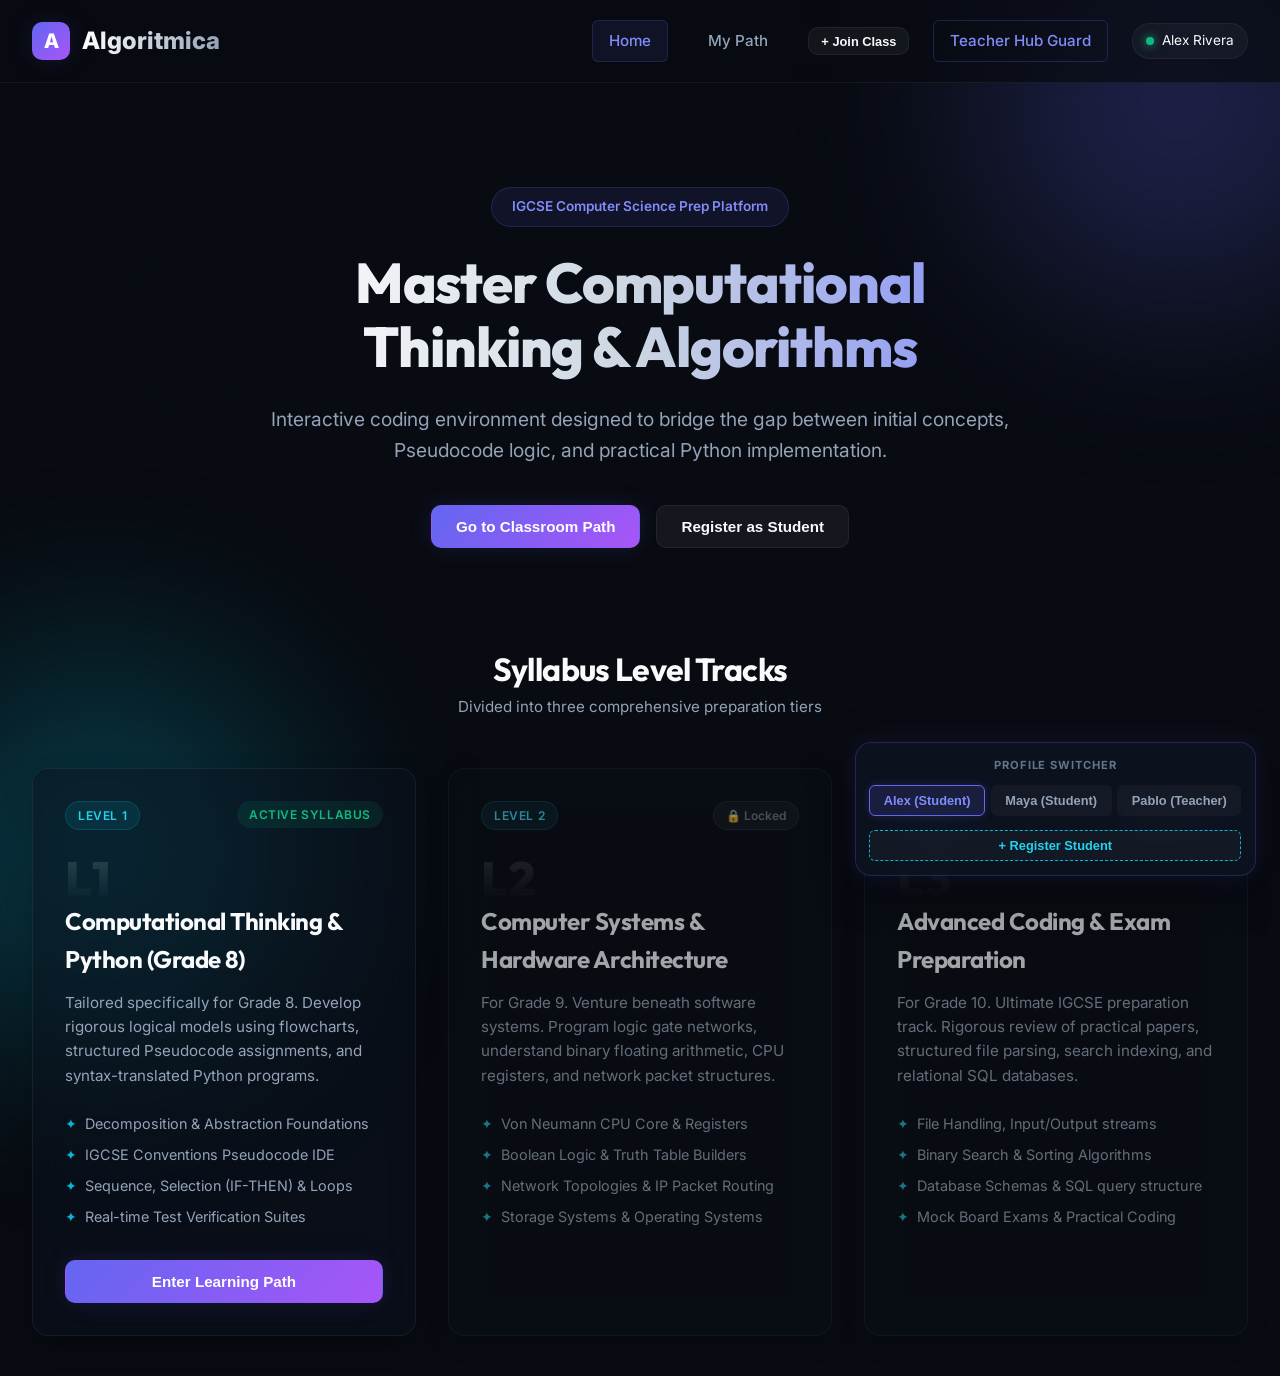
<file: index.html>
<!DOCTYPE html>
<html lang="en">
<head>
  <meta charset="UTF-8">
  <meta name="viewport" content="width=device-width, initial-scale=1.0">
  <title>Algoritmica | IGCSE Computer Science Preparation Hub</title>
  
  <!-- SEO Optimization Meta Tags -->
  <meta name="description" content="Prepare for your Computer Science IGCSE exams. Master decomposition, abstraction, formal pseudocode standards, and transition smoothly into python programming. Track progress via live teacher matrices.">
  <meta name="keywords" content="IGCSE, Computer Science, Algorithms, Computational Thinking, Pseudocode, Python, Grade 8, High School Coding">
  <meta name="author" content="Algoritmica Team">
  <link rel="icon" type="image/svg+xml" href="data:image/svg+xml,<svg xmlns=%22http://www.w3.org/2000/svg%22 viewBox=%220 0 100 100%22><rect width=%22100%22 height=%22100%22 rx=%2220%22 fill=%22url(%23g)%22/><linearGradient id=%22g%22 x1=%220%22 y1=%220%22 x2=%221%22 y2=%221%22><stop offset=%220%22 stop-color=%22%236366f1%22/><stop offset=%221%22 stop-color=%22%23a855f7%22/></linearGradient><text x=%2250%22 y=%2265%22 font-family=%22sans-serif%22 font-weight=%22800%22 font-size=%2250%22 fill=%22white%22 text-anchor=%22middle%22>A</text></svg>">

  <!-- Core Theme Stylesheet -->
  <link rel="stylesheet" href="style.css">
</head>
<body>

  <!-- Background Decorative Tech Grid SVG -->
  <div class="decorative-svg-wrapper">
    <svg width="250" height="250" viewBox="0 0 100 100" fill="none" xmlns="http://www.w3.org/2000/svg">
      <circle cx="50" cy="50" r="40" stroke="rgba(99, 102, 241, 0.15)" stroke-width="0.75" stroke-dasharray="3 3"/>
      <circle cx="50" cy="50" r="30" stroke="rgba(6, 182, 212, 0.12)" stroke-width="0.5"/>
      <path d="M50 0 V100" stroke="rgba(255, 255, 255, 0.05)" stroke-width="0.25"/>
      <path d="M0 50 H100" stroke="rgba(255, 255, 255, 0.05)" stroke-width="0.25"/>
      <rect x="35" y="35" width="30" height="30" rx="5" stroke="rgba(168, 85, 247, 0.1)" stroke-width="0.5"/>
    </svg>
  </div>

  <!-- Primary Application Header Structure -->
  <header>
    <!-- Filled dynamically by app.js:renderNavbar() -->
    <div class="nav-container">
      <div class="logo-wrapper">
        <div class="logo-icon">A</div>
        <div class="logo-text">Algoritmica</div>
      </div>
    </div>
  </header>

  <!-- Dynamic Views Canvas -->
  <main id="app-root">
    <!-- View content (Landing Page, Student portal, workspace or teacher dashboard) is rendered here dynamically -->
    <div style="display: flex; justify-content: center; align-items: center; height: 300px; color: var(--text-secondary);">
      <div class="text-center">
        <div style="font-size: 1.25rem; font-weight: 600; margin-bottom: 0.5rem;">Loading Algoritmica...</div>
        <div style="font-size: 0.85rem; color: var(--text-muted);">Setting up the interactive environment...</div>
      </div>
    </div>
  </main>

  <!-- Application JS Core Modules (Synchronous Dependency Chain) -->
  <script src="data.js"></script>
  <script src="database.js"></script>
  <script src="app.js"></script>
  
</body>
</html>
</file>
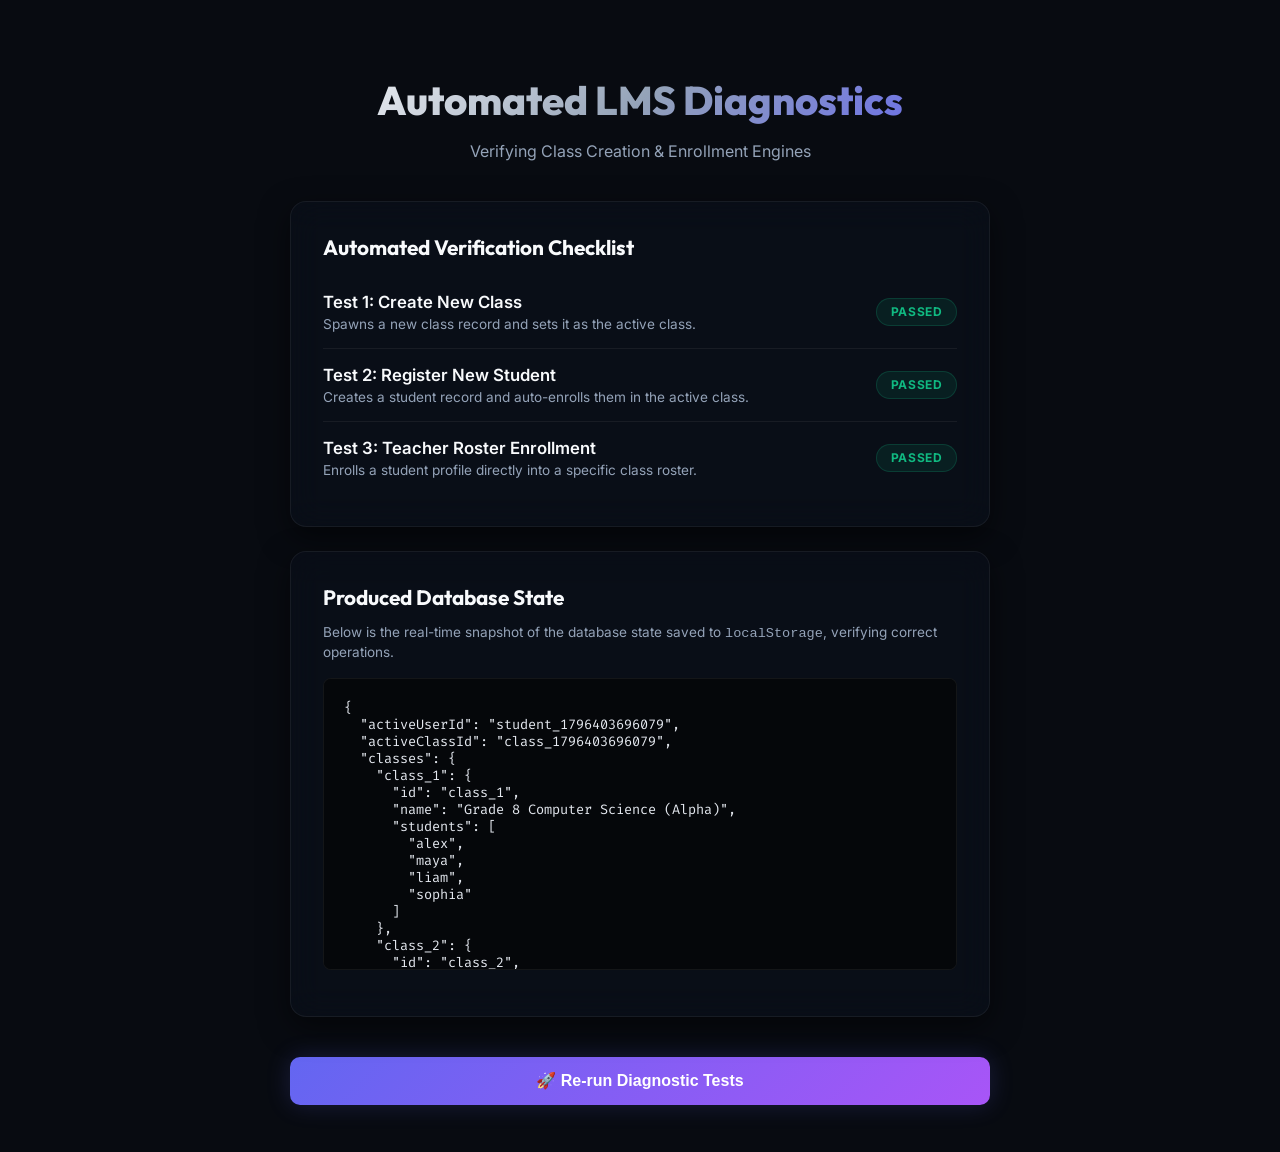
<file: diagnostics.html>
<!DOCTYPE html>
<html lang="en">
<head>
  <meta charset="UTF-8">
  <meta name="viewport" content="width=device-width, initial-scale=1.0">
  <title>Algoritmica | Automated LMS Diagnostics Engine</title>
  
  <style>
    @import url('https://fonts.googleapis.com/css2?family=Fira+Code:wght@400;500&family=Inter:wght@400;500;600;700&family=Outfit:wght@600;700;800&display=swap');
    
    :root {
      --bg-canvas: #080b11;
      --bg-card: rgba(13, 19, 33, 0.45);
      --border-glass: rgba(255, 255, 255, 0.06);
      --color-primary: #6366f1;
      --color-secondary: #06b6d4;
      --color-success: #10b981;
      --color-error: #f43f5e;
      --text-primary: #f8fafc;
      --text-secondary: #94a3b8;
    }
    
    body {
      font-family: 'Inter', sans-serif;
      background-color: var(--bg-canvas);
      color: var(--text-primary);
      margin: 0;
      padding: 3rem 1.5rem;
      display: flex;
      flex-direction: column;
      align-items: center;
      min-height: 100vh;
    }
    
    .container {
      max-width: 700px;
      width: 100%;
    }
    
    h1 {
      font-family: 'Outfit', sans-serif;
      font-weight: 800;
      font-size: 2.5rem;
      text-align: center;
      margin-bottom: 0.5rem;
      background: linear-gradient(135deg, #fff, var(--text-secondary), var(--color-primary));
      -webkit-background-clip: text;
      -webkit-text-fill-color: transparent;
    }
    
    .subtitle {
      text-align: center;
      color: var(--text-secondary);
      font-size: 1rem;
      margin-bottom: 2.5rem;
    }
    
    .card {
      background: var(--bg-card);
      backdrop-filter: blur(16px);
      border: 1px solid var(--border-glass);
      border-radius: 16px;
      padding: 2rem;
      box-shadow: 0 10px 30px rgba(0,0,0,0.5);
      margin-bottom: 1.5rem;
    }
    
    .test-row {
      display: flex;
      justify-content: space-between;
      align-items: center;
      padding: 1rem 0;
      border-bottom: 1px solid var(--border-glass);
    }
    
    .test-row:last-child {
      border-bottom: none;
    }
    
    .test-info {
      display: flex;
      flex-direction: column;
      gap: 0.25rem;
    }
    
    .test-name {
      font-weight: 600;
      font-size: 1.05rem;
    }
    
    .test-desc {
      font-size: 0.85rem;
      color: var(--text-secondary);
    }
    
    .badge {
      display: inline-flex;
      align-items: center;
      padding: 0.35rem 0.85rem;
      border-radius: 20px;
      font-size: 0.75rem;
      font-weight: 700;
      letter-spacing: 0.05em;
      text-transform: uppercase;
    }
    
    .badge-pass {
      background: rgba(16, 185, 129, 0.1);
      color: var(--color-success);
      border: 1px solid rgba(16, 185, 129, 0.2);
    }
    
    .badge-fail {
      background: rgba(244, 63, 94, 0.1);
      color: var(--color-error);
      border: 1px solid rgba(244, 63, 94, 0.2);
    }
    
    pre {
      background: #05070a;
      border: 1px solid var(--border-glass);
      border-radius: 8px;
      padding: 1.25rem;
      font-family: 'Fira Code', monospace;
      font-size: 0.85rem;
      color: #e5e9f0;
      overflow-x: auto;
      max-height: 250px;
    }
    
    .btn {
      display: inline-flex;
      align-items: center;
      justify-content: center;
      width: 100%;
      background: linear-gradient(135deg, var(--color-primary), #a855f7);
      color: white;
      border: none;
      padding: 0.9rem;
      border-radius: 10px;
      font-size: 1rem;
      font-weight: 600;
      cursor: pointer;
      box-shadow: 0 0 25px rgba(99, 102, 241, 0.2);
      transition: all 0.2s ease;
      margin-top: 1rem;
    }
    
    .btn:hover {
      opacity: 0.95;
      transform: translateY(-1px);
    }
  </style>
</head>
<body>

  <div class="container">
    <h1>Automated LMS Diagnostics</h1>
    <p class="subtitle">Verifying Class Creation & Enrollment Engines</p>
    
    <!-- Checklist -->
    <div class="card">
      <h3 style="margin-top:0; font-family:'Outfit'; font-size:1.3rem; margin-bottom:1rem;">Automated Verification Checklist</h3>
      
      <div class="test-row">
        <div class="test-info">
          <span class="test-name">Test 1: Create New Class</span>
          <span class="test-desc">Spawns a new class record and sets it as the active class.</span>
        </div>
        <span class="badge" id="test-1-badge">Pending</span>
      </div>
      
      <div class="test-row">
        <div class="test-info">
          <span class="test-name">Test 2: Register New Student</span>
          <span class="test-desc">Creates a student record and auto-enrolls them in the active class.</span>
        </div>
        <span class="badge" id="test-2-badge">Pending</span>
      </div>
      
      <div class="test-row">
        <div class="test-info">
          <span class="test-name">Test 3: Teacher Roster Enrollment</span>
          <span class="test-desc">Enrolls a student profile directly into a specific class roster.</span>
        </div>
        <span class="badge" id="test-3-badge">Pending</span>
      </div>
    </div>
    
    <!-- LocalStorage State View -->
    <div class="card">
      <h3 style="margin-top:0; font-family:'Outfit'; font-size:1.3rem; margin-bottom:0.75rem;">Produced Database State</h3>
      <p style="font-size:0.85rem; color:var(--text-secondary); margin-bottom:1rem; line-height:1.4;">
        Below is the real-time snapshot of the database state saved to <code>localStorage</code>, verifying correct operations.
      </p>
      <pre id="db-state-view">// Diagnostics pending...</pre>
    </div>
    
    <button class="btn" onclick="runLMSDiagnostics()">🚀 Re-run Diagnostic Tests</button>
  </div>

  <!-- Load Database Coordinator -->
  <script src="database.js"></script>
  
  <script>
    function runLMSDiagnostics() {
      console.log("Starting LMS automated diagnostics...");
      
      // 1. Clear database state to start with fresh defaults
      db.resetDatabase();
      
      // Select badge elements
      const badge1 = document.getElementById("test-1-badge");
      const badge2 = document.getElementById("test-2-badge");
      const badge3 = document.getElementById("test-3-badge");
      const stateView = document.getElementById("db-state-view");
      
      let test1Passed = false;
      let test2Passed = false;
      let test3Passed = false;
      
      // --- TEST 1: CREATE NEW CLASS ---
      try {
        const testClassName = "Grade 8 Computing (Gamma)";
        const newClassId = db.createClass(testClassName);
        
        const classes = db.getAllClasses();
        const createdClass = classes.find(c => c.id === newClassId);
        const activeClassId = db.getActiveClassId();
        
        if (createdClass && createdClass.name === testClassName && activeClassId === newClassId) {
          test1Passed = true;
          badge1.className = "badge badge-pass";
          badge1.innerText = "PASSED";
        } else {
          badge1.className = "badge badge-fail";
          badge1.innerText = "FAILED";
        }
      } catch (err) {
        console.error("Test 1 Error: ", err);
        badge1.className = "badge badge-fail";
        badge1.innerText = "ERROR";
      }
      
      // --- TEST 2: REGISTER NEW STUDENT ---
      try {
        const testStudentName = "Elizabeth Vance";
        const studentId = db.registerStudent(testStudentName);
        
        const activeStudent = db.getCurrentUser();
        const activeClassId = db.getActiveClassId();
        const studentsInClass = db.getStudentsInClass(activeClassId);
        const enrolledInClass = studentsInClass.find(s => s.id === studentId);
        
        if (activeStudent && activeStudent.name === testStudentName && enrolledInClass) {
          test2Passed = true;
          badge2.className = "badge badge-pass";
          badge2.innerText = "PASSED";
        } else {
          badge2.className = "badge badge-fail";
          badge2.innerText = "FAILED";
        }
      } catch (err) {
        console.error("Test 2 Error: ", err);
        badge2.className = "badge badge-fail";
        badge2.innerText = "ERROR";
      }
      
      // --- TEST 3: TEACHER ROSTER ENROLLMENT ---
      try {
        const activeClassId = db.getActiveClassId();
        const enrolledStudentName = "Gordon Freeman";
        
        const studentId = db.addStudentToClass(enrolledStudentName, activeClassId);
        
        const studentsInClass = db.getStudentsInClass(activeClassId);
        const enrolledInClass = studentsInClass.find(s => s.id === studentId);
        
        if (enrolledInClass && enrolledInClass.name === enrolledStudentName) {
          test3Passed = true;
          badge3.className = "badge badge-pass";
          badge3.innerText = "PASSED";
        } else {
          badge3.className = "badge badge-fail";
          badge3.innerText = "FAILED";
        }
      } catch (err) {
        console.error("Test 3 Error: ", err);
        badge3.className = "badge badge-fail";
        badge3.innerText = "ERROR";
      }
      
      // --- VIEW STATE ---
      const dataState = localStorage.getItem("algoritmica_database_state");
      if (dataState) {
        const parsed = JSON.parse(dataState);
        stateView.innerText = JSON.stringify(parsed, null, 2);
      }
    }
    
    // Auto-run on page load
    window.addEventListener("DOMContentLoaded", runLMSDiagnostics);
  </script>

</body>
</html>
</file>
<file: style.css>
/* ==========================================================================
   ALGORITMICA DESIGN SYSTEM - Premium IGCSE Computer Science Prep App
   ========================================================================== */

/* Imports */
@import url('https://fonts.googleapis.com/css2?family=Fira+Code:wght@400;500;600&family=Inter:wght@300;400;500;600;700&family=Outfit:wght@400;500;600;700;800&display=swap');

:root {
  /* Color Palette - Vibrant Dark Mode */
  --bg-canvas: #080b11;
  --bg-surface-grad-start: #0c111e;
  --bg-surface-grad-end: #070a12;
  --bg-card: rgba(13, 19, 33, 0.45);
  --bg-card-hover: rgba(19, 29, 51, 0.65);
  
  --border-glass: rgba(255, 255, 255, 0.06);
  --border-glass-glow: rgba(99, 102, 241, 0.25);
  
  /* Primary Brands */
  --color-primary: #6366f1; /* Indigo */
  --color-primary-light: #818cf8;
  --color-secondary: #06b6d4; /* Cyan */
  --color-secondary-light: #22d3ee;
  --color-purple: #a855f7; /* Violet */
  --color-purple-light: #c084fc;
  
  /* Statuses */
  --color-success: #10b981; /* Emerald */
  --color-success-bg: rgba(16, 185, 129, 0.1);
  --color-warning: #f59e0b; /* Amber */
  --color-warning-bg: rgba(245, 158, 11, 0.1);
  --color-error: #f43f5e; /* Rose */
  --color-error-bg: rgba(244, 63, 94, 0.1);
  
  /* Typography Colors */
  --text-primary: #f8fafc;
  --text-secondary: #94a3b8;
  --text-muted: #64748b;
  
  /* Gradients */
  --grad-hero: linear-gradient(135deg, var(--color-primary), var(--color-purple));
  --grad-secondary: linear-gradient(135deg, var(--color-secondary), var(--color-primary));
  --grad-card: linear-gradient(135deg, rgba(255,255,255,0.03), rgba(255,255,255,0.01));
  --grad-glow: radial-gradient(circle at 50% 50%, rgba(99, 102, 241, 0.15), transparent 70%);

  /* Typography Scales */
  --font-heading: 'Outfit', sans-serif;
  --font-body: 'Inter', sans-serif;
  --font-mono: 'Fira Code', monospace;
  
  /* Shadows & Radius */
  --shadow-glow: 0 0 25px rgba(99, 102, 241, 0.15);
  --shadow-glow-cyan: 0 0 25px rgba(6, 182, 212, 0.15);
  --shadow-lg: 0 10px 30px -10px rgba(0, 0, 0, 0.5);
  --radius-lg: 16px;
  --radius-md: 10px;
  --radius-sm: 6px;
  
  --transition-smooth: all 0.25s cubic-bezier(0.4, 0, 0.2, 1);
}

/* ==========================================================================
   1. RESETS & GLOBALS
   ========================================================================== */

* {
  box-sizing: border-box;
  margin: 0;
  padding: 0;
}

body {
  font-family: var(--font-body);
  background-color: var(--bg-canvas);
  color: var(--text-primary);
  min-height: 100vh;
  line-height: 1.6;
  overflow-x: hidden;
  position: relative;
}

/* Background animated decorative orbs */
body::before, body::after {
  content: '';
  position: fixed;
  width: 400px;
  height: 400px;
  border-radius: 50%;
  filter: blur(100px);
  z-index: -1;
  opacity: 0.25;
  pointer-events: none;
}

body::before {
  top: -100px;
  right: -100px;
  background: var(--color-primary);
  animation: floatOrb1 15s infinite alternate ease-in-out;
}

body::after {
  bottom: -150px;
  left: -100px;
  background: var(--color-secondary);
  animation: floatOrb2 20s infinite alternate ease-in-out;
}

@keyframes floatOrb1 {
  0% { transform: translate(0, 0) scale(1); }
  100% { transform: translate(-80px, 80px) scale(1.1); }
}

@keyframes floatOrb2 {
  0% { transform: translate(0, 0) scale(1); }
  100% { transform: translate(80px, -80px) scale(1.2); }
}

/* Scrollbars */
::-webkit-scrollbar {
  width: 8px;
  height: 8px;
}
::-webkit-scrollbar-track {
  background: var(--bg-canvas);
}
::-webkit-scrollbar-thumb {
  background: rgba(255, 255, 255, 0.1);
  border-radius: var(--radius-sm);
}
::-webkit-scrollbar-thumb:hover {
  background: var(--color-primary);
}

h1, h2, h3, h4, h5, h6 {
  font-family: var(--font-heading);
  font-weight: 700;
  letter-spacing: -0.02em;
}

a {
  color: inherit;
  text-decoration: none;
}

/* ==========================================================================
   2. LAYOUTS & NAVIGATION
   ========================================================================== */

header {
  position: sticky;
  top: 0;
  z-index: 100;
  background: rgba(8, 11, 17, 0.7);
  backdrop-filter: blur(12px);
  border-bottom: 1px solid var(--border-glass);
}

.nav-container {
  max-width: 1280px;
  margin: 0 auto;
  padding: 1.25rem 2rem;
  display: flex;
  justify-content: space-between;
  align-items: center;
}

.logo-wrapper {
  display: flex;
  align-items: center;
  gap: 0.75rem;
}

.logo-icon {
  background: var(--grad-hero);
  width: 38px;
  height: 38px;
  border-radius: 10px;
  display: flex;
  align-items: center;
  justify-content: center;
  font-weight: 800;
  font-size: 1.25rem;
  color: white;
  box-shadow: var(--shadow-glow);
}

.logo-text {
  font-size: 1.5rem;
  font-weight: 800;
  background: linear-gradient(to right, white, var(--text-secondary));
  -webkit-background-clip: text;
  -webkit-text-fill-color: transparent;
}

.nav-links {
  display: flex;
  gap: 1.5rem;
  align-items: center;
}

.nav-link {
  font-weight: 500;
  font-size: 0.95rem;
  color: var(--text-secondary);
  padding: 0.5rem 1rem;
  border-radius: var(--radius-sm);
  transition: var(--transition-smooth);
  cursor: pointer;
}

.nav-link:hover {
  color: var(--text-primary);
  background: rgba(255, 255, 255, 0.05);
}

.nav-link.active {
  color: var(--color-primary-light);
  background: rgba(99, 102, 241, 0.1);
  border: 1px solid rgba(99, 102, 241, 0.2);
}

.user-badge {
  display: flex;
  align-items: center;
  gap: 0.5rem;
  background: rgba(255, 255, 255, 0.04);
  border: 1px solid var(--border-glass);
  padding: 0.4rem 0.8rem;
  border-radius: 30px;
  font-size: 0.85rem;
}

.user-dot {
  width: 8px;
  height: 8px;
  border-radius: 50%;
  background: var(--color-success);
  box-shadow: 0 0 10px var(--color-success);
}

.teacher-dot {
  background: var(--color-purple);
  box-shadow: 0 0 10px var(--color-purple);
}

main {
  max-width: 1280px;
  margin: 0 auto;
  padding: 2.5rem 2rem;
  min-height: calc(100vh - 80px);
}

/* ==========================================================================
   3. REUSABLE COMPONENTS
   ========================================================================== */

/* Glass Cards */
.card-glass {
  background: var(--bg-card);
  backdrop-filter: blur(16px);
  border: 1px solid var(--border-glass);
  border-radius: var(--radius-lg);
  padding: 2rem;
  box-shadow: var(--shadow-lg);
  transition: var(--transition-smooth);
}

.card-glass:hover {
  border-color: var(--border-glass-glow);
  box-shadow: var(--shadow-glow);
  transform: translateY(-2px);
}

/* Buttons */
.btn {
  display: inline-flex;
  align-items: center;
  justify-content: center;
  gap: 0.5rem;
  padding: 0.75rem 1.5rem;
  border-radius: var(--radius-md);
  font-weight: 600;
  font-size: 0.95rem;
  cursor: pointer;
  transition: var(--transition-smooth);
  border: 1px solid transparent;
}

.btn-primary {
  background: var(--grad-hero);
  color: white;
  box-shadow: var(--shadow-glow);
}

.btn-primary:hover {
  opacity: 0.9;
  transform: translateY(-1px);
  box-shadow: 0 0 35px rgba(99, 102, 241, 0.3);
}

.btn-secondary {
  background: rgba(255, 255, 255, 0.05);
  color: var(--text-primary);
  border: 1px solid var(--border-glass);
}

.btn-secondary:hover {
  background: rgba(255, 255, 255, 0.1);
  border-color: var(--text-secondary);
}

.btn-success {
  background: var(--color-success);
  color: white;
  box-shadow: 0 4px 15px rgba(16, 185, 129, 0.2);
}

.btn-success:hover {
  background: #059669;
  transform: translateY(-1px);
}

/* Badges */
.badge {
  display: inline-flex;
  align-items: center;
  padding: 0.25rem 0.75rem;
  border-radius: 20px;
  font-size: 0.75rem;
  font-weight: 600;
  letter-spacing: 0.05em;
  text-transform: uppercase;
}

.badge-level {
  background: rgba(6, 182, 212, 0.1);
  color: var(--color-secondary-light);
  border: 1px solid rgba(6, 182, 212, 0.2);
}

.badge-primary {
  background: rgba(99, 102, 241, 0.1);
  color: var(--color-primary-light);
  border: 1px solid rgba(99, 102, 241, 0.2);
}

.badge-success {
  background: var(--color-success-bg);
  color: var(--color-success);
}

.badge-warning {
  background: var(--color-warning-bg);
  color: var(--color-warning);
}

/* Progress Ring */
.progress-ring-container {
  position: relative;
  display: flex;
  align-items: center;
  justify-content: center;
}

.progress-text {
  position: absolute;
  font-family: var(--font-heading);
  font-weight: 700;
  font-size: 1.1rem;
}

/* ==========================================================================
   4. LANDING PAGE
   ========================================================================== */

.hero-section {
  text-align: center;
  padding: 4rem 1rem 3rem 1rem;
  max-width: 800px;
  margin: 0 auto;
}

.hero-tag {
  background: rgba(99, 102, 241, 0.1);
  color: var(--color-primary-light);
  padding: 0.5rem 1.25rem;
  border-radius: 30px;
  font-size: 0.85rem;
  font-weight: 600;
  display: inline-block;
  margin-bottom: 1.5rem;
  border: 1px solid rgba(99, 102, 241, 0.2);
}

.hero-title {
  font-size: 3.5rem;
  font-weight: 800;
  line-height: 1.15;
  margin-bottom: 1.5rem;
  background: linear-gradient(to right, #ffffff, #cbd5e1, var(--color-primary-light));
  -webkit-background-clip: text;
  -webkit-text-fill-color: transparent;
}

.hero-subtitle {
  color: var(--text-secondary);
  font-size: 1.2rem;
  margin-bottom: 2.5rem;
}

.level-grid {
  display: grid;
  grid-template-columns: repeat(auto-fit, minmax(340px, 1fr));
  gap: 2rem;
  margin-top: 3rem;
}

.level-card {
  position: relative;
  overflow: hidden;
}

.level-card::after {
  content: '';
  position: absolute;
  top: 0;
  left: 0;
  right: 0;
  bottom: 0;
  background: var(--grad-glow);
  opacity: 0;
  transition: var(--transition-smooth);
  pointer-events: none;
}

.level-card:hover::after {
  opacity: 1;
}

.level-header {
  display: flex;
  justify-content: space-between;
  align-items: flex-start;
  margin-bottom: 1.5rem;
}

.level-num {
  font-family: var(--font-heading);
  font-weight: 800;
  font-size: 3rem;
  line-height: 1;
  background: linear-gradient(to bottom, rgba(255,255,255,0.15), transparent);
  -webkit-background-clip: text;
  -webkit-text-fill-color: transparent;
}

.level-title {
  font-size: 1.5rem;
  margin-bottom: 0.75rem;
}

.level-desc {
  color: var(--text-secondary);
  font-size: 0.95rem;
  margin-bottom: 1.5rem;
}

.level-features {
  list-style: none;
  display: flex;
  flex-direction: column;
  gap: 0.5rem;
  margin-bottom: 2rem;
  font-size: 0.9rem;
  color: var(--text-secondary);
}

.level-feature-item {
  display: flex;
  align-items: center;
  gap: 0.5rem;
}

.level-feature-item::before {
  content: '✦';
  color: var(--color-secondary);
}

.level-card.locked {
  opacity: 0.65;
  filter: grayscale(0.2);
  cursor: not-allowed;
}

.level-card.locked:hover {
  transform: none;
  box-shadow: var(--shadow-lg);
  border-color: var(--border-glass);
}

.lock-badge {
  display: inline-flex;
  align-items: center;
  gap: 0.35rem;
  background: rgba(255, 255, 255, 0.05);
  color: var(--text-muted);
  border: 1px solid var(--border-glass);
  padding: 0.25rem 0.75rem;
  border-radius: 20px;
  font-size: 0.75rem;
  font-weight: 600;
}

/* ==========================================================================
   5. STUDENT LEARNING PATH & LESSON VIEW
   ========================================================================== */

.student-dashboard-header {
  display: flex;
  justify-content: space-between;
  align-items: center;
  margin-bottom: 2.5rem;
  flex-wrap: wrap;
  gap: 1.5rem;
}

.module-container {
  display: flex;
  flex-direction: column;
  gap: 2rem;
}

.module-card {
  border-left: 4px solid var(--color-primary);
}

.module-title {
  font-size: 1.6rem;
  margin-bottom: 0.5rem;
}

.module-subtitle {
  color: var(--text-secondary);
  font-size: 0.95rem;
  margin-bottom: 1.5rem;
}

.lesson-list {
  display: grid;
  grid-template-columns: repeat(auto-fit, minmax(280px, 1fr));
  gap: 1.25rem;
}

.lesson-card {
  background: rgba(255, 255, 255, 0.02);
  border: 1px solid var(--border-glass);
  padding: 1.5rem;
  border-radius: var(--radius-md);
  cursor: pointer;
  transition: var(--transition-smooth);
  display: flex;
  flex-direction: column;
  justify-content: space-between;
  min-height: 190px;
  height: auto;
}

.lesson-card:hover {
  background: rgba(255, 255, 255, 0.04);
  border-color: rgba(99, 102, 241, 0.3);
  transform: translateY(-2px);
}

.lesson-card.completed {
  border-left: 3px solid var(--color-success);
}

.lesson-top {
  display: flex;
  justify-content: space-between;
  align-items: flex-start;
  margin-bottom: 0.75rem;
}

.lesson-tag {
  font-size: 0.75rem;
  font-weight: 600;
  text-transform: uppercase;
  color: var(--text-muted);
}

.lesson-name {
  font-size: 1.15rem;
  font-weight: 600;
  margin-bottom: 0.5rem;
}

.lesson-meta {
  font-size: 0.85rem;
  color: var(--text-secondary);
  display: flex;
  align-items: center;
  gap: 0.5rem;
}

/* ==========================================================================
   6. SPLIT LESSON WORKSPACE (IDE / QUIZ INTERFACE)
   ========================================================================== */

.workspace-layout {
  display: grid;
  grid-template-columns: 1fr 1fr;
  gap: 2rem;
  height: calc(100vh - 180px);
  min-height: 600px;
}

@media (max-width: 1024px) {
  .workspace-layout {
    grid-template-columns: 1fr;
    height: auto;
  }
}

.workspace-pane {
  display: flex;
  flex-direction: column;
  height: 100%;
}

.pane-header {
  display: flex;
  justify-content: space-between;
  align-items: center;
  margin-bottom: 1rem;
}

.pane-title-group {
  display: flex;
  align-items: center;
  gap: 0.75rem;
}

.pane-title {
  font-size: 1.4rem;
}

.theory-content {
  overflow-y: auto;
  flex: 1;
  padding-right: 1rem;
  font-size: 1rem;
  color: #cbd5e1;
}

.theory-content h3 {
  font-size: 1.25rem;
  margin: 1.5rem 0 0.75rem 0;
  color: white;
}

.theory-content p {
  margin-bottom: 1rem;
}

.theory-content ul, .theory-content ol {
  margin-bottom: 1.25rem;
  padding-left: 1.5rem;
}

.theory-content li {
  margin-bottom: 0.4rem;
}

/* Interactive Sandbox side */
.sandbox-card {
  flex: 1;
  display: flex;
  flex-direction: column;
  overflow: hidden;
  height: 100%;
  padding: 1.5rem;
}

/* Quiz UI Components */
.quiz-container {
  display: flex;
  flex-direction: column;
  justify-content: space-between;
  height: 100%;
}

.quiz-question {
  font-size: 1.2rem;
  font-weight: 600;
  margin-bottom: 1.5rem;
  color: white;
}

.quiz-options {
  display: flex;
  flex-direction: column;
  gap: 0.75rem;
  margin-bottom: 2rem;
}

.quiz-option {
  background: rgba(255, 255, 255, 0.02);
  border: 1px solid var(--border-glass);
  padding: 1rem 1.25rem;
  border-radius: var(--radius-md);
  cursor: pointer;
  transition: var(--transition-smooth);
  display: flex;
  align-items: center;
  gap: 1rem;
  font-size: 0.95rem;
}

.quiz-option:hover {
  background: rgba(255, 255, 255, 0.05);
  border-color: rgba(255, 255, 255, 0.15);
}

.quiz-option-letter {
  width: 28px;
  height: 28px;
  border-radius: 50%;
  background: rgba(255, 255, 255, 0.05);
  display: flex;
  align-items: center;
  justify-content: center;
  font-weight: 700;
  font-size: 0.85rem;
  color: var(--text-secondary);
}

.quiz-option.selected {
  background: rgba(99, 102, 241, 0.06);
  border-color: var(--color-primary);
}

.quiz-option.selected .quiz-option-letter {
  background: var(--color-primary);
  color: white;
}

.quiz-option.correct {
  background: rgba(16, 185, 129, 0.1);
  border-color: var(--color-success);
}

.quiz-option.correct .quiz-option-letter {
  background: var(--color-success);
  color: white;
}

.quiz-option.incorrect {
  background: rgba(244, 63, 94, 0.1);
  border-color: var(--color-error);
}

.quiz-option.incorrect .quiz-option-letter {
  background: var(--color-error);
  color: white;
}

.quiz-explanation {
  background: rgba(255, 255, 255, 0.02);
  border-left: 4px solid var(--color-secondary);
  padding: 1rem;
  border-radius: 0 var(--radius-md) var(--radius-md) 0;
  font-size: 0.9rem;
  margin-top: 1.5rem;
  color: #94a3b8;
  animation: slideIn 0.3s ease-out;
}

/* Coding Sandbox UI */
.editor-container {
  display: flex;
  flex-direction: column;
  flex: 1;
  background: #05070a;
  border: 1px solid var(--border-glass);
  border-radius: var(--radius-md);
  overflow: hidden;
  margin-bottom: 1rem;
  position: relative;
  min-height: 250px;
}

.editor-header {
  display: flex;
  justify-content: space-between;
  align-items: center;
  background: #090e15;
  padding: 0.6rem 1.25rem;
  border-bottom: 1px solid var(--border-glass);
  font-family: var(--font-mono);
  font-size: 0.85rem;
  color: var(--text-secondary);
}

.editor-dots {
  display: flex;
  gap: 0.35rem;
}

.editor-dot {
  width: 10px;
  height: 10px;
  border-radius: 50%;
}

.editor-dot.red { background: #ff5f56; }
.editor-dot.yellow { background: #ffbd2e; }
.editor-dot.green { background: #27c93f; }

.editor-body-wrapper {
  display: flex;
  flex: 1;
  position: relative;
  height: 100%;
}

.line-numbers {
  width: 40px;
  padding: 1rem 0;
  text-align: right;
  padding-right: 0.75rem;
  font-family: var(--font-mono);
  font-size: 0.9rem;
  color: #3b4252;
  border-right: 1px solid rgba(255, 255, 255, 0.03);
  user-select: none;
  background: #05070a;
}

.code-textarea {
  flex: 1;
  background: transparent;
  border: none;
  resize: none;
  padding: 1rem;
  font-family: var(--font-mono);
  font-size: 0.9rem;
  color: #e5e9f0;
  outline: none;
  line-height: 1.5;
  caret-color: var(--color-secondary);
}

/* Terminal output area */
.terminal-container {
  height: 160px;
  background: #030508;
  border: 1px solid var(--border-glass);
  border-radius: var(--radius-md);
  font-family: var(--font-mono);
  font-size: 0.85rem;
  display: flex;
  flex-direction: column;
  overflow: hidden;
}

.terminal-header {
  background: #080d14;
  padding: 0.5rem 1rem;
  border-bottom: 1px solid rgba(255, 255, 255, 0.05);
  font-size: 0.8rem;
  font-weight: 600;
  color: var(--text-secondary);
  display: flex;
  justify-content: space-between;
  align-items: center;
}

.terminal-body {
  flex: 1;
  padding: 0.75rem 1rem;
  overflow-y: auto;
  color: #8fbcbb;
}

.terminal-row {
  margin-bottom: 0.35rem;
  line-height: 1.4;
}

.terminal-row.success { color: var(--color-success); }
.terminal-row.error { color: var(--color-error); }
.terminal-row.warning { color: var(--color-warning); }
.terminal-row.system { color: var(--color-secondary-light); }

/* Blockquote & code in theory */
code.inline-code {
  background: rgba(255, 255, 255, 0.05);
  padding: 0.2rem 0.4rem;
  border-radius: 4px;
  font-family: var(--font-mono);
  font-size: 0.85em;
  color: var(--color-secondary-light);
}

.code-block {
  background: #05070a;
  border: 1px solid var(--border-glass);
  border-radius: var(--radius-md);
  padding: 1rem;
  font-family: var(--font-mono);
  font-size: 0.85rem;
  margin: 1rem 0;
  overflow-x: auto;
  color: #d8dee9;
}

blockquote {
  background: rgba(6, 182, 212, 0.05);
  border-left: 3px solid var(--color-secondary);
  padding: 0.75rem 1rem;
  margin: 1rem 0;
  border-radius: 0 var(--radius-sm) var(--radius-sm) 0;
  font-size: 0.95rem;
}

/* ==========================================================================
   7. TEACHER DASHBOARD
   ========================================================================== */

.teacher-header {
  margin-bottom: 2.5rem;
}

.metrics-row {
  display: grid;
  grid-template-columns: repeat(auto-fit, minmax(220px, 1fr));
  gap: 1.5rem;
  margin-bottom: 2.5rem;
}

.metric-card {
  display: flex;
  align-items: center;
  gap: 1.25rem;
  padding: 1.5rem;
}

.metric-icon-box {
  width: 52px;
  height: 52px;
  border-radius: var(--radius-md);
  display: flex;
  align-items: center;
  justify-content: center;
  font-size: 1.5rem;
  box-shadow: var(--shadow-glow);
}

.metric-purple {
  background: rgba(168, 85, 247, 0.1);
  color: var(--color-purple-light);
}

.metric-cyan {
  background: rgba(6, 182, 212, 0.1);
  color: var(--color-secondary-light);
  box-shadow: var(--shadow-glow-cyan);
}

.metric-indigo {
  background: rgba(99, 102, 241, 0.1);
  color: var(--color-primary-light);
}

.metric-success {
  background: rgba(16, 185, 129, 0.1);
  color: var(--color-success);
  box-shadow: 0 0 25px rgba(16, 185, 129, 0.15);
}

.metric-info {
  display: flex;
  flex-direction: column;
}

.metric-value {
  font-family: var(--font-heading);
  font-size: 1.8rem;
  font-weight: 700;
  line-height: 1.2;
}

.metric-label {
  font-size: 0.85rem;
  color: var(--text-secondary);
}

/* Dashboard Content Grid */
.dashboard-grid {
  display: grid;
  grid-template-columns: 2fr 1.2fr;
  gap: 2rem;
}

@media (max-width: 1024px) {
  .dashboard-grid {
    grid-template-columns: 1fr;
  }
}

.dashboard-title-bar {
  display: flex;
  justify-content: space-between;
  align-items: center;
  margin-bottom: 1.25rem;
}

.dashboard-section-title {
  font-size: 1.4rem;
  font-weight: 700;
}

/* Progress Table (Class Grid Matrix) */
.table-responsive {
  width: 100%;
  overflow-x: auto;
  border-radius: var(--radius-md);
  background: rgba(255, 255, 255, 0.01);
  border: 1px solid var(--border-glass);
}

.progress-table {
  width: 100%;
  border-collapse: collapse;
  text-align: left;
  font-size: 0.9rem;
}

.progress-table th, .progress-table td {
  padding: 1rem 1.25rem;
  border-bottom: 1px solid var(--border-glass);
  vertical-align: middle;
}

.progress-table th {
  background: rgba(255, 255, 255, 0.02);
  color: var(--text-secondary);
  font-weight: 600;
  text-transform: uppercase;
  font-size: 0.75rem;
  letter-spacing: 0.05em;
}

.progress-table tr:last-child td {
  border-bottom: none;
}

.student-cell {
  display: flex;
  align-items: center;
  gap: 0.75rem;
  font-weight: 600;
}

.student-avatar {
  width: 32px;
  height: 32px;
  border-radius: 50%;
  background: var(--grad-hero);
  color: white;
  display: flex;
  align-items: center;
  justify-content: center;
  font-weight: 700;
  font-size: 0.85rem;
}

.progress-dot-grid {
  display: flex;
  gap: 0.4rem;
}

.progress-dot {
  width: 14px;
  height: 14px;
  border-radius: 3px;
  background: rgba(255, 255, 255, 0.08);
  border: 1px solid rgba(255, 255, 255, 0.03);
  position: relative;
  cursor: help;
}

.progress-dot.completed {
  background: var(--color-success);
  box-shadow: 0 0 8px rgba(16, 185, 129, 0.4);
}

.progress-dot.in-progress {
  background: var(--color-warning);
  box-shadow: 0 0 8px rgba(245, 158, 11, 0.4);
}

/* Tooltip on progress dots */
.progress-dot::after {
  content: attr(data-tooltip);
  position: absolute;
  bottom: 100%;
  left: 50%;
  transform: translate(-50%, -5px) scale(0.9);
  background: #0f172a;
  border: 1px solid rgba(255, 255, 255, 0.15);
  color: white;
  padding: 0.3rem 0.6rem;
  border-radius: 4px;
  font-size: 0.75rem;
  white-space: nowrap;
  opacity: 0;
  pointer-events: none;
  z-index: 10;
  transition: all 0.15s ease;
}

.progress-dot:hover::after {
  opacity: 1;
  transform: translate(-50%, -5px) scale(1);
}

/* Activity logs */
.activity-list {
  display: flex;
  flex-direction: column;
  gap: 1rem;
}

.activity-item {
  display: flex;
  align-items: flex-start;
  gap: 0.75rem;
  padding: 0.85rem 1rem;
  background: rgba(255, 255, 255, 0.02);
  border: 1px solid var(--border-glass);
  border-radius: var(--radius-md);
  font-size: 0.85rem;
}

.activity-icon {
  font-size: 1.1rem;
  margin-top: 0.15rem;
}

.activity-body {
  flex: 1;
  color: var(--text-secondary);
}

.activity-student {
  font-weight: 600;
  color: var(--text-primary);
}

.activity-time {
  font-size: 0.75rem;
  color: var(--text-muted);
  margin-top: 0.25rem;
}

/* Expandable code inspector */
.inspector-overlay {
  position: fixed;
  top: 0;
  left: 0;
  width: 100vw;
  height: 100vh;
  background: rgba(5, 7, 11, 0.75);
  backdrop-filter: blur(8px);
  z-index: 200;
  display: flex;
  align-items: center;
  justify-content: center;
  animation: fadeIn 0.2s ease-out;
}

.inspector-modal {
  width: 90%;
  max-width: 700px;
  max-height: 85vh;
  display: flex;
  flex-direction: column;
  overflow: hidden;
}

.inspector-header {
  display: flex;
  justify-content: space-between;
  align-items: center;
  padding: 1.25rem 1.5rem;
  border-bottom: 1px solid var(--border-glass);
}

.inspector-body {
  padding: 1.5rem;
  overflow-y: auto;
  flex: 1;
}

.inspector-code-block {
  background: #05070a;
  border: 1px solid var(--border-glass);
  border-radius: var(--radius-md);
  padding: 1.25rem;
  font-family: var(--font-mono);
  font-size: 0.9rem;
  color: #e5e9f0;
  overflow-x: auto;
  line-height: 1.5;
  white-space: pre-wrap;
  margin-top: 0.75rem;
}

/* ==========================================================================
   8. ROLE SWITCHER & ALERTS
   ========================================================================== */

/* Persistent Quick Switcher */
.role-quick-switcher {
  position: fixed;
  bottom: 1.5rem;
  right: 1.5rem;
  z-index: 150;
  background: rgba(13, 19, 33, 0.85);
  backdrop-filter: blur(12px);
  border: 1px solid var(--border-glass-glow);
  box-shadow: var(--shadow-glow), 0 10px 40px rgba(0,0,0,0.6);
  padding: 0.85rem;
  border-radius: var(--radius-lg);
  display: flex;
  flex-direction: column;
  gap: 0.5rem;
  animation: bounceIn 0.5s cubic-bezier(0.175, 0.885, 0.32, 1.275);
}

.switcher-label {
  font-size: 0.7rem;
  font-weight: 700;
  text-transform: uppercase;
  color: var(--text-muted);
  letter-spacing: 0.08em;
  margin-bottom: 0.15rem;
  text-align: center;
}

.switcher-btn-group {
  display: flex;
  gap: 0.35rem;
}

.switcher-btn {
  padding: 0.45rem 0.85rem;
  border-radius: var(--radius-sm);
  font-size: 0.8rem;
  font-weight: 600;
  cursor: pointer;
  border: 1px solid transparent;
  transition: var(--transition-smooth);
  background: rgba(255, 255, 255, 0.03);
  color: var(--text-secondary);
}

.switcher-btn:hover {
  background: rgba(255, 255, 255, 0.08);
  color: white;
}

.switcher-btn.active-student {
  background: rgba(99, 102, 241, 0.15);
  border-color: var(--color-primary);
  color: var(--color-primary-light);
  box-shadow: 0 0 10px rgba(99, 102, 241, 0.2);
}

.switcher-btn.active-teacher {
  background: rgba(168, 85, 247, 0.15);
  border-color: var(--color-purple);
  color: var(--color-purple-light);
  box-shadow: 0 0 10px rgba(168, 85, 247, 0.2);
}

/* Animations */
@keyframes slideIn {
  from { opacity: 0; transform: translateY(10px); }
  to { opacity: 1; transform: translateY(0); }
}

@keyframes fadeIn {
  from { opacity: 0; }
  to { opacity: 1; }
}

@keyframes bounceIn {
  from { opacity: 0; transform: translateY(40px) scale(0.9); }
  to { opacity: 1; transform: translateY(0) scale(1); }
}

/* Utility classes */
.flex-between {
  display: flex;
  justify-content: space-between;
  align-items: center;
}

.margin-bottom-sm { margin-bottom: 0.75rem; }
.margin-bottom-md { margin-bottom: 1.5rem; }
.margin-bottom-lg { margin-bottom: 2.5rem; }
.margin-top-md { margin-top: 1.5rem; }

.text-center { text-align: center; }
.text-muted-desc { color: var(--text-secondary); font-size: 0.95rem; }
.font-mono-class { font-family: var(--font-mono); }

/* SVG float animations for branding and decorations */
.decorative-svg-wrapper {
  position: absolute;
  top: 15%;
  left: 5%;
  opacity: 0.1;
  pointer-events: none;
  animation: rotateSlow 40s linear infinite;
}

@keyframes rotateSlow {
  from { transform: rotate(0deg); }
  to { transform: rotate(360deg); }
}
</file>
